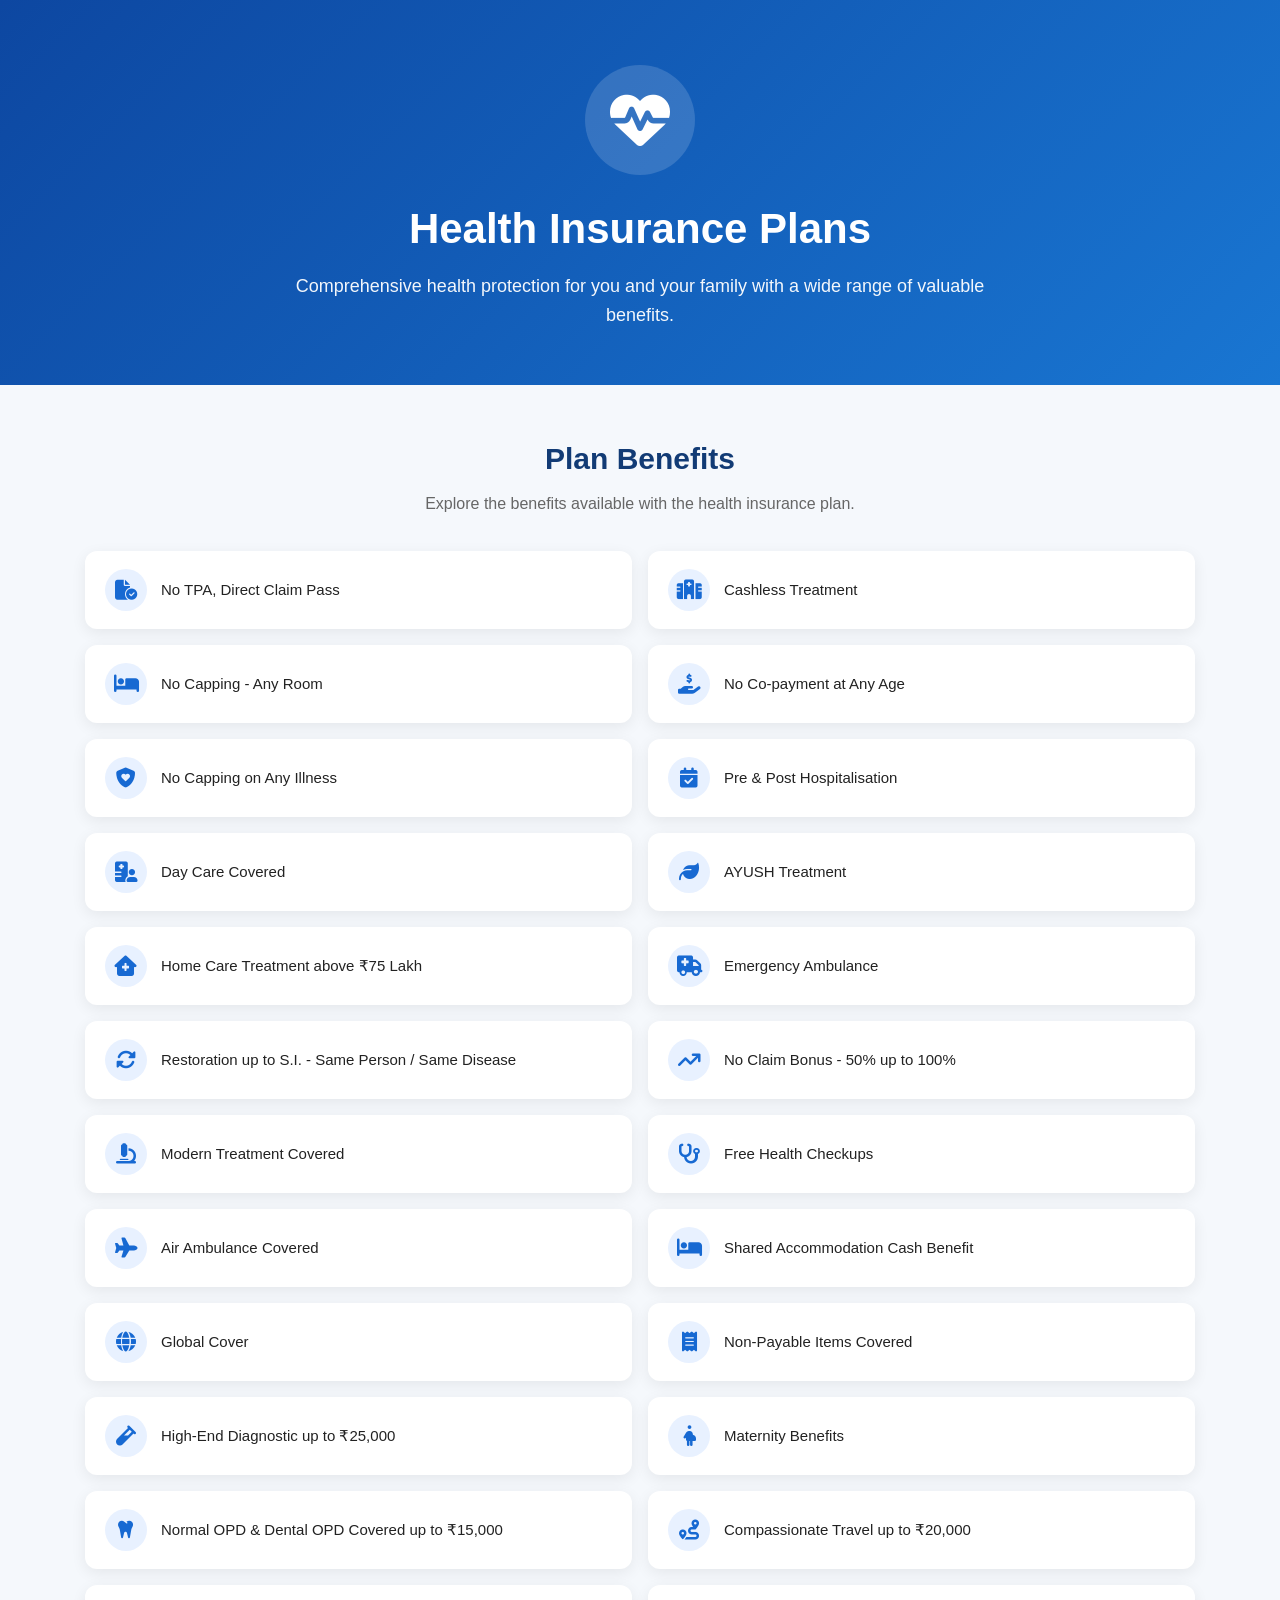
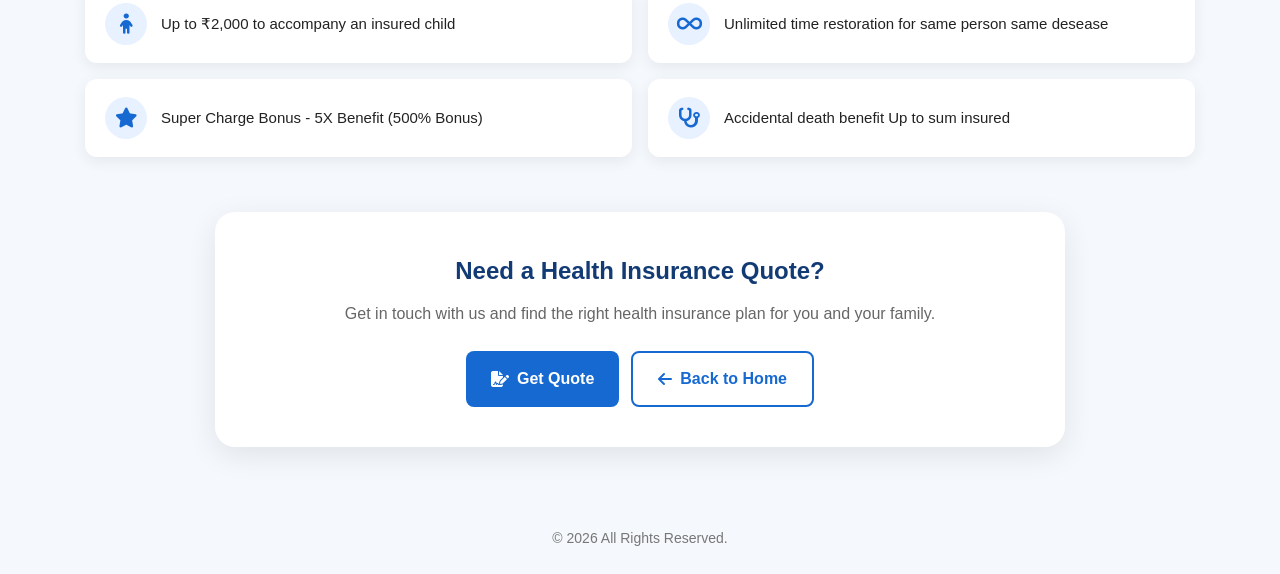
<file: suraksha/health-plans.html>
<!DOCTYPE html>
<html lang="en">

<head>

    <meta charset="UTF-8">
    <meta name="viewport" content="width=device-width, initial-scale=1.0">

    <title>Health Insurance Plans</title>

    <!-- Font Awesome -->
    <link
        rel="stylesheet"
        href="https://cdnjs.cloudflare.com/ajax/libs/font-awesome/6.5.2/css/all.min.css">

    <style>

        * {
            box-sizing: border-box;
            margin: 0;
            padding: 0;
        }

        body {
            font-family: Arial, Helvetica, sans-serif;
            background: #f5f8fc;
            color: #222;
            line-height: 1.6;
        }

        /* =========================
           HEADER
        ========================= */

        .plans-header {
            background: linear-gradient(135deg, #0d47a1, #1976d2);
            color: white;
            text-align: center;
            padding: 65px 20px 55px;
        }

        .plans-header .main-icon {
            width: 110px;
            height: 110px;
            margin: 0 auto 20px;

            display: flex;
            align-items: center;
            justify-content: center;

            border-radius: 50%;
            background: rgba(255, 255, 255, 0.15);
        }

        .plans-header .main-icon i {
            font-size: 60px;
        }

        .plans-header h1 {
            font-size: 42px;
            margin-bottom: 10px;
        }

        .plans-header p {
            max-width: 700px;
            margin: auto;
            font-size: 18px;
            opacity: 0.95;
        }


        /* =========================
           BENEFITS
        ========================= */

        .plans-container {
            max-width: 1150px;
            margin: 50px auto;
            padding: 0 20px;
        }

        .section-title {
            text-align: center;
            margin-bottom: 35px;
        }

        .section-title h2 {
            font-size: 30px;
            color: #123b75;
            margin-bottom: 8px;
        }

        .section-title p {
            color: #666;
        }


        .benefits-grid {
            display: grid;
            grid-template-columns: repeat(2, 1fr);
            gap: 16px;
        }


        .benefit-card {
            background: white;
            border-radius: 12px;
            padding: 18px 20px;

            display: flex;
            align-items: center;
            gap: 14px;

            box-shadow: 0 4px 15px rgba(0, 0, 0, 0.07);

            transition: transform 0.2s ease,
                        box-shadow 0.2s ease;
        }

        .benefit-card:hover {
            transform: translateY(-3px);
            box-shadow: 0 8px 22px rgba(0, 0, 0, 0.10);
        }

        .benefit-icon {
            min-width: 42px;
            height: 42px;

            border-radius: 50%;

            display: flex;
            align-items: center;
            justify-content: center;

            background: #e8f1ff;
            color: #1769d2;
        }

        .benefit-icon i {
            font-size: 20px;
        }

        .benefit-card span {
            font-size: 15px;
            font-weight: 500;
        }


        /* =========================
           CTA
        ========================= */

        .plans-cta {
            margin: 55px auto;
            max-width: 850px;

            background: white;
            border-radius: 20px;

            padding: 40px 25px;

            text-align: center;

            box-shadow: 0 8px 30px rgba(0, 0, 0, 0.09);
        }

        .plans-cta h2 {
            color: #123b75;
            margin-bottom: 10px;
        }

        .plans-cta p {
            color: #666;
            margin-bottom: 25px;
        }


        .cta-buttons {
            display: flex;
            justify-content: center;
            gap: 12px;
            flex-wrap: wrap;
        }


        .btn {
            display: inline-flex;
            align-items: center;
            justify-content: center;

            gap: 8px;

            padding: 13px 25px;

            border-radius: 8px;

            text-decoration: none;

            font-weight: 600;

            transition: 0.2s ease;
        }


        .quote-btn {
            background: #1769d2;
            color: white;
        }

        .quote-btn:hover {
            background: #0d47a1;
        }


        .back-btn {
            border: 2px solid #1769d2;
            color: #1769d2;
            background: white;
        }

        .back-btn:hover {
            background: #1769d2;
            color: white;
        }


        /* =========================
           FOOTER
        ========================= */

        footer {
            text-align: center;
            padding: 25px 15px;
            color: #777;
            font-size: 14px;
        }


        /* =========================
           MOBILE
        ========================= */

        @media (max-width: 768px) {

            .plans-header {
                padding: 45px 20px;
            }

            .plans-header h1 {
                font-size: 32px;
            }

            .plans-header p {
                font-size: 16px;
            }

            .benefits-grid {
                grid-template-columns: 1fr;
            }

            .plans-container {
                margin-top: 35px;
            }

            .section-title h2 {
                font-size: 25px;
            }

        }


        @media (max-width: 480px) {

            .plans-header .main-icon {
                width: 85px;
                height: 85px;
            }

            .plans-header .main-icon i {
                font-size: 45px;
            }

            .plans-header h1 {
                font-size: 28px;
            }

            .benefit-card {
                padding: 15px;
            }

            .benefit-card span {
                font-size: 14px;
            }

            .cta-buttons {
                flex-direction: column;
            }

            .cta-buttons .btn {
                width: 100%;
            }

        }

    </style>

</head>


<body>


    <!-- =========================
         HEADER
    ========================== -->

    <header class="plans-header">

        <div class="main-icon">
            <i class="fa-solid fa-heart-pulse"></i>
        </div>

        <h1>Health Insurance Plans</h1>

        <p>
            Comprehensive health protection for you and your family
            with a wide range of valuable benefits.
        </p>

    </header>


    <!-- =========================
         BENEFITS
    ========================== -->

    <main class="plans-container">

        <div class="section-title">

            <h2>Plan Benefits</h2>

            <p>
                Explore the benefits available with the health insurance plan.
            </p>

        </div>


        <div class="benefits-grid">


            <div class="benefit-card">
                <div class="benefit-icon">
                    <i class="fa-solid fa-file-circle-check"></i>
                </div>
                <span>No TPA, Direct Claim Pass</span>
            </div>


            <div class="benefit-card">
                <div class="benefit-icon">
                    <i class="fa-solid fa-hospital"></i>
                </div>
                <span>Cashless Treatment</span>
            </div>


            <div class="benefit-card">
                <div class="benefit-icon">
                    <i class="fa-solid fa-bed"></i>
                </div>
                <span>No Capping - Any Room</span>
            </div>


            <div class="benefit-card">
                <div class="benefit-icon">
                    <i class="fa-solid fa-hand-holding-dollar"></i>
                </div>
                <span>No Co-payment at Any Age</span>
            </div>


            <div class="benefit-card">
                <div class="benefit-icon">
                    <i class="fa-solid fa-shield-heart"></i>
                </div>
                <span>No Capping on Any Illness</span>
            </div>


            <div class="benefit-card">
                <div class="benefit-icon">
                    <i class="fa-solid fa-calendar-check"></i>
                </div>
                <span>Pre &amp; Post Hospitalisation</span>
            </div>


            <div class="benefit-card">
                <div class="benefit-icon">
                    <i class="fa-solid fa-hospital-user"></i>
                </div>
                <span>Day Care Covered</span>
            </div>


            <div class="benefit-card">
                <div class="benefit-icon">
                    <i class="fa-solid fa-leaf"></i>
                </div>
                <span>AYUSH Treatment</span>
            </div>


            <div class="benefit-card">
                <div class="benefit-icon">
                    <i class="fa-solid fa-house-medical"></i>
                </div>
                <span>Home Care Treatment above ₹75 Lakh</span>
            </div>


            <div class="benefit-card">
                <div class="benefit-icon">
                    <i class="fa-solid fa-truck-medical"></i>
                </div>
                <span>Emergency Ambulance</span>
            </div>


            <div class="benefit-card">
                <div class="benefit-icon">
                    <i class="fa-solid fa-rotate"></i>
                </div>
                <span>Restoration up to S.I. - Same Person / Same Disease</span>
            </div>


            <div class="benefit-card">
                <div class="benefit-icon">
                    <i class="fa-solid fa-arrow-trend-up"></i>
                </div>
                <span>No Claim Bonus - 50% up to 100%</span>
            </div>


            <div class="benefit-card">
                <div class="benefit-icon">
                    <i class="fa-solid fa-microscope"></i>
                </div>
                <span>Modern Treatment Covered</span>
            </div>


            <div class="benefit-card">
                <div class="benefit-icon">
                    <i class="fa-solid fa-stethoscope"></i>
                </div>
                <span>Free Health Checkups</span>
            </div>


            <div class="benefit-card">
                <div class="benefit-icon">
                    <i class="fa-solid fa-plane"></i>
                </div>
                <span>Air Ambulance Covered</span>
            </div>


            <div class="benefit-card">
                <div class="benefit-icon">
                    <i class="fa-solid fa-bed"></i>
                </div>
                <span>Shared Accommodation Cash Benefit</span>
            </div>


            <div class="benefit-card">
                <div class="benefit-icon">
                    <i class="fa-solid fa-globe"></i>
                </div>
                <span>Global Cover</span>
            </div>


            <div class="benefit-card">
                <div class="benefit-icon">
                    <i class="fa-solid fa-receipt"></i>
                </div>
                <span>Non-Payable Items Covered</span>
            </div>


            <div class="benefit-card">
                <div class="benefit-icon">
                    <i class="fa-solid fa-vial"></i>
                </div>
                <span>High-End Diagnostic up to ₹25,000</span>
            </div>


            <div class="benefit-card">
                <div class="benefit-icon">
                    <i class="fa-solid fa-person-pregnant"></i>
                </div>
                <span>Maternity Benefits</span>
            </div>


            <div class="benefit-card">
                <div class="benefit-icon">
                    <i class="fa-solid fa-tooth"></i>
                </div>
                <span>Normal OPD &amp; Dental OPD Covered up to ₹15,000</span>
            </div>


            <div class="benefit-card">
                <div class="benefit-icon">
                    <i class="fa-solid fa-route"></i>
                </div>
                <span>Compassionate Travel up to ₹20,000</span>
            </div>


            <div class="benefit-card">
                <div class="benefit-icon">
                    <i class="fa-solid fa-child"></i>
                </div>
                <span>Up to ₹2,000 to accompany an insured child</span>
            </div>


            <div class="benefit-card">
                <div class="benefit-icon">
                    <i class="fa-solid fa-infinity"></i>
                </div>
                <span>Unlimited time restoration for same person same desease</span>
            </div>


            <div class="benefit-card">
                <div class="benefit-icon">
                    <i class="fa-solid fa-star"></i>
                </div>
                <span>Super Charge Bonus - 5X Benefit (500% Bonus)</span>
            </div>
<div class="benefit-card">
                <div class="benefit-icon">
                    <i class="fa-solid fa-stethoscope"></i>
                </div>
                <span>Accidental death benefit Up to sum insured</span>
            </div>

        </div>


        <!-- =========================
             CTA
        ========================== -->

        <div class="plans-cta">

            <h2>Need a Health Insurance Quote?</h2>

            <p>
                Get in touch with us and find the right health insurance
                plan for you and your family.
            </p>

            <div class="cta-buttons">

                <a href="index.html#contact" class="btn quote-btn">
                    <i class="fa-solid fa-file-signature"></i>
                    Get Quote
                </a>

                <a href="index.html" class="btn back-btn">
                    <i class="fa-solid fa-arrow-left"></i>
                    Back to Home
                </a>

            </div>

        </div>

    </main>


    <footer>
        © 2026 All Rights Reserved.
    </footer>


</body>

</html>


<!-- <a href="health-plans.html" class="plans-btn">
    Get Plans
</a> -->
</file>
